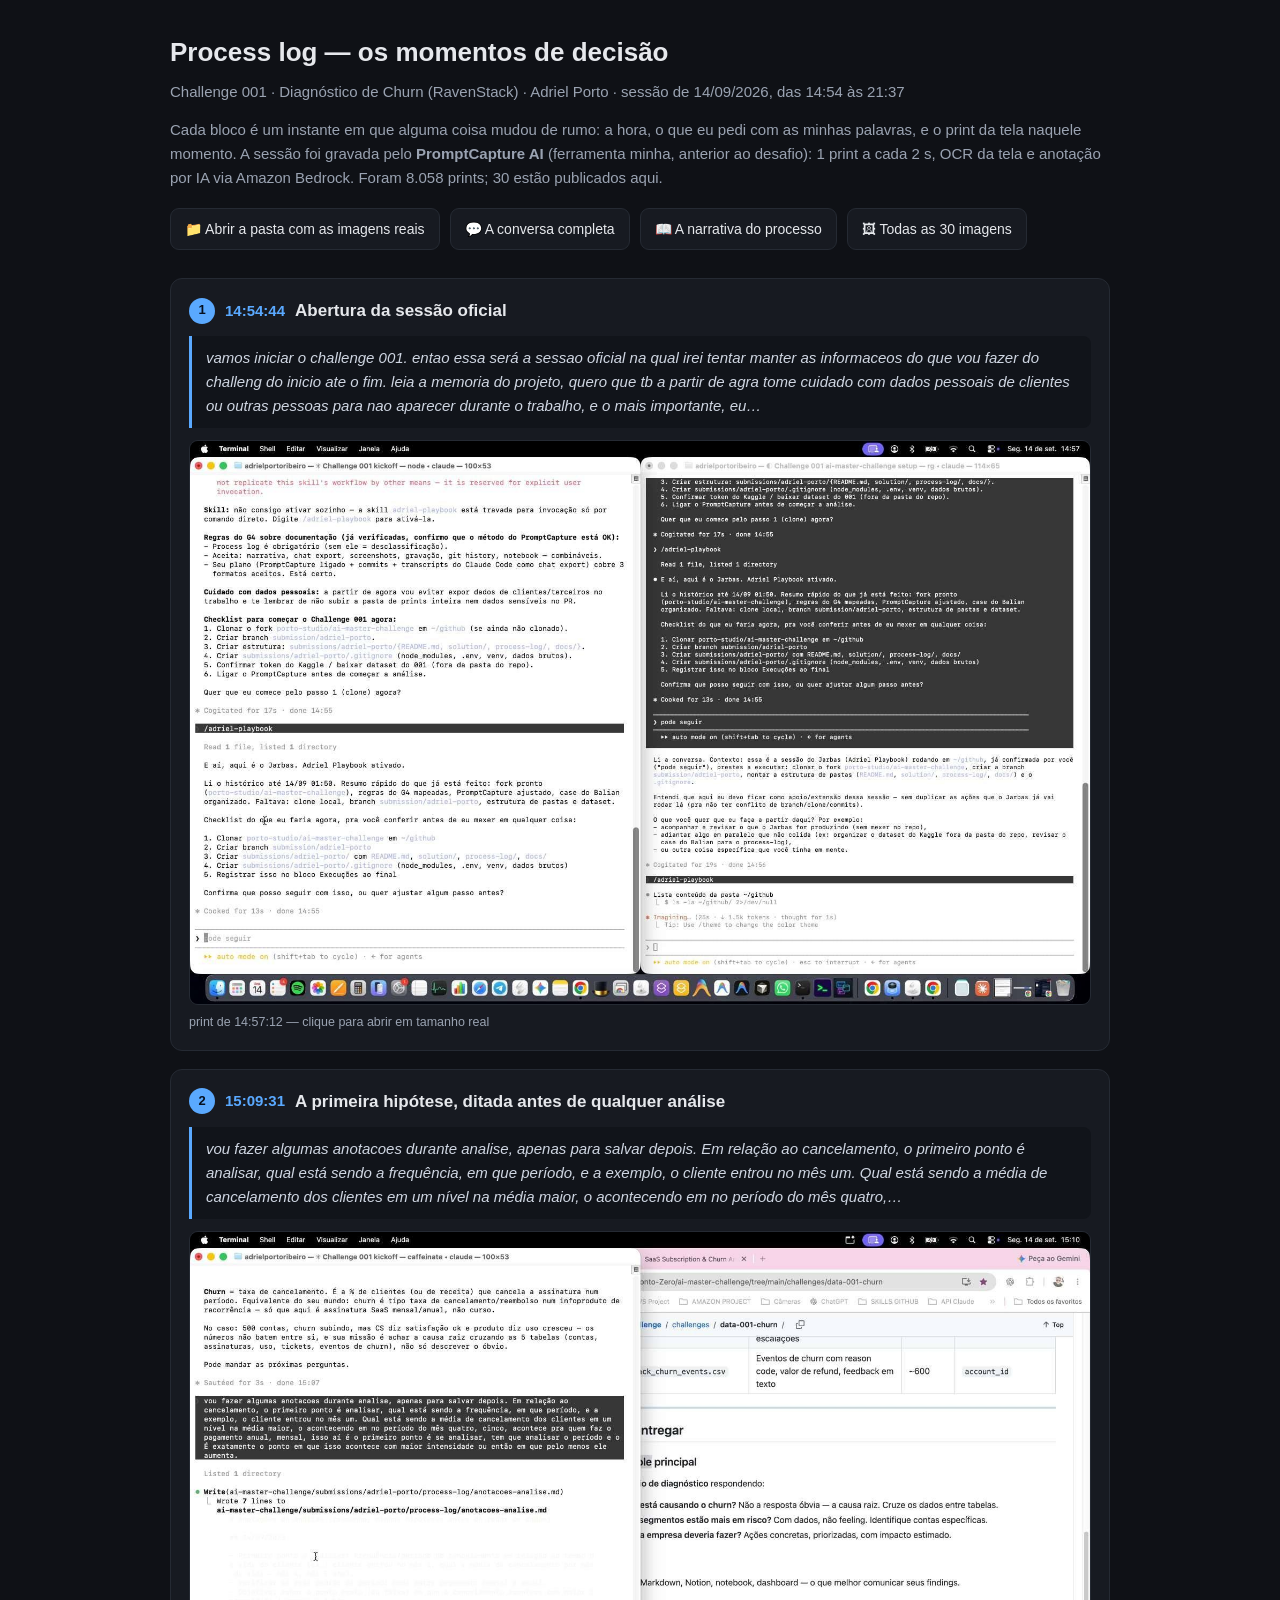
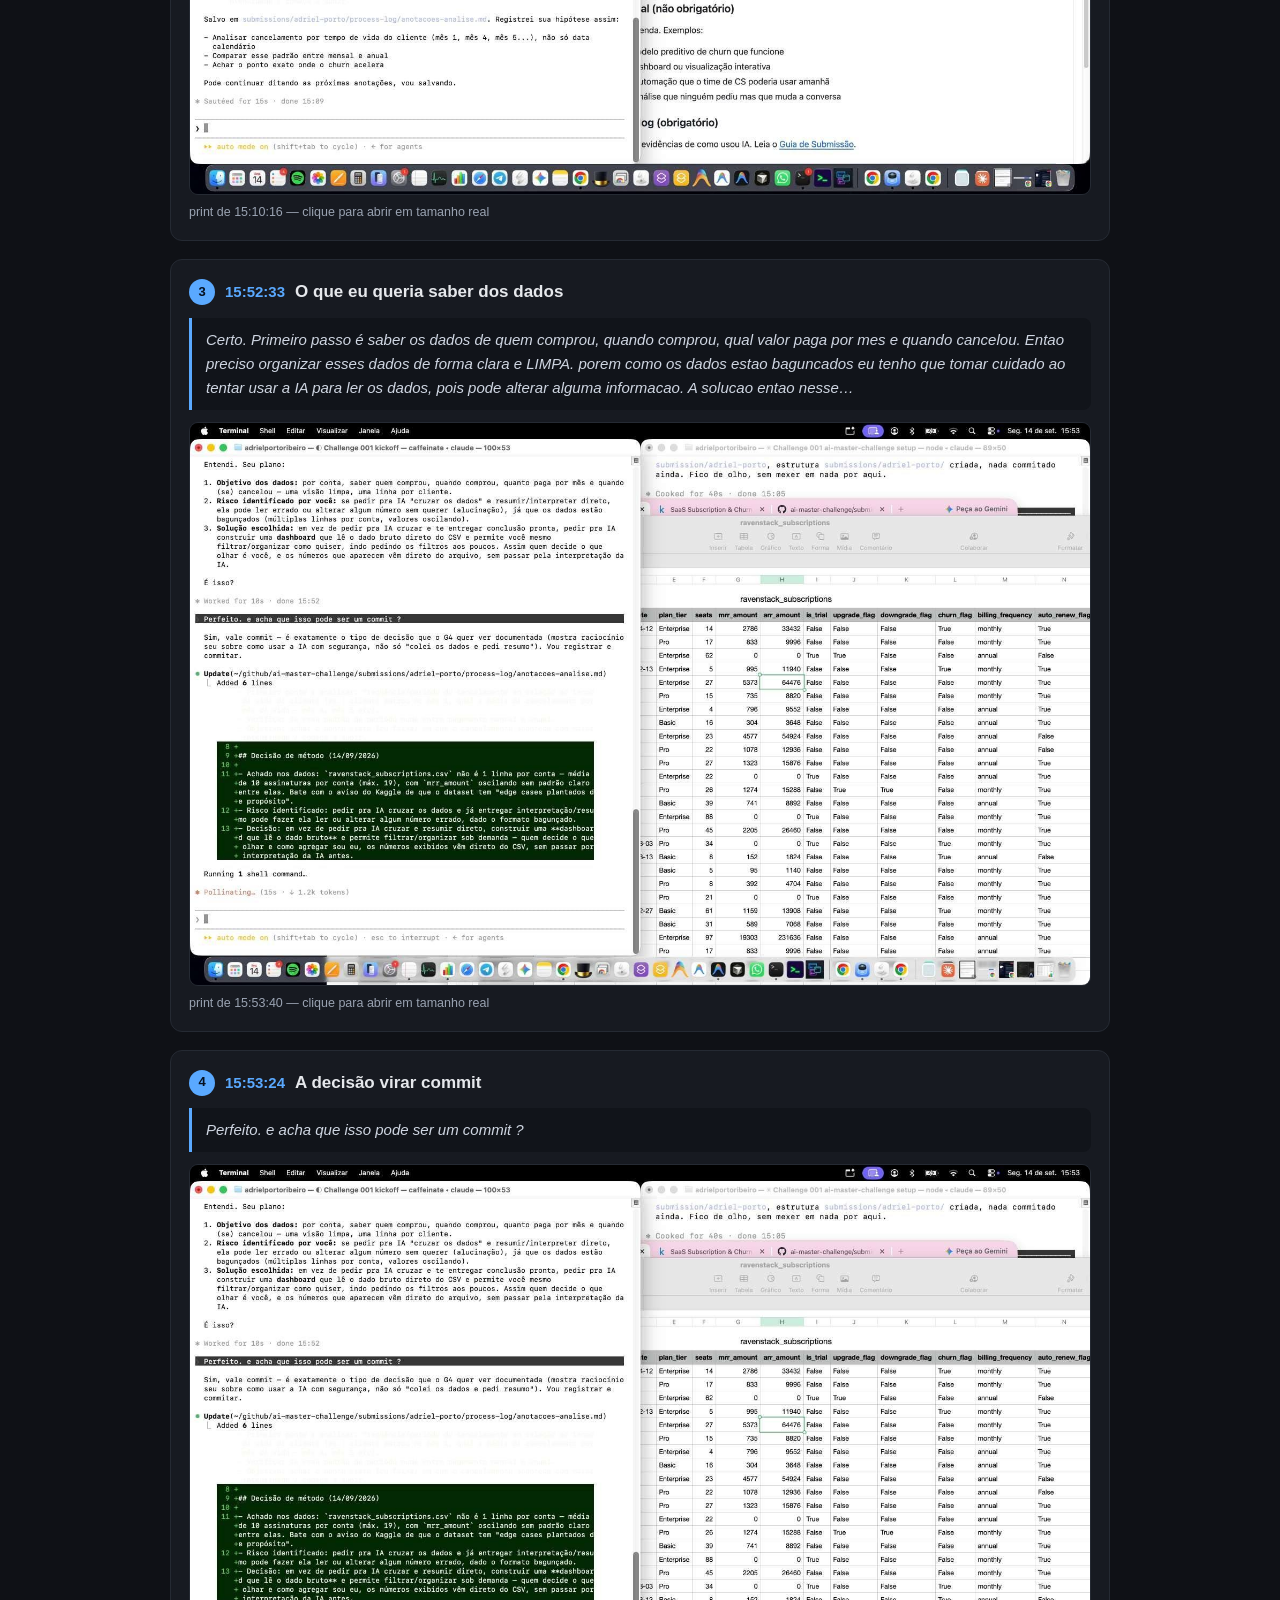
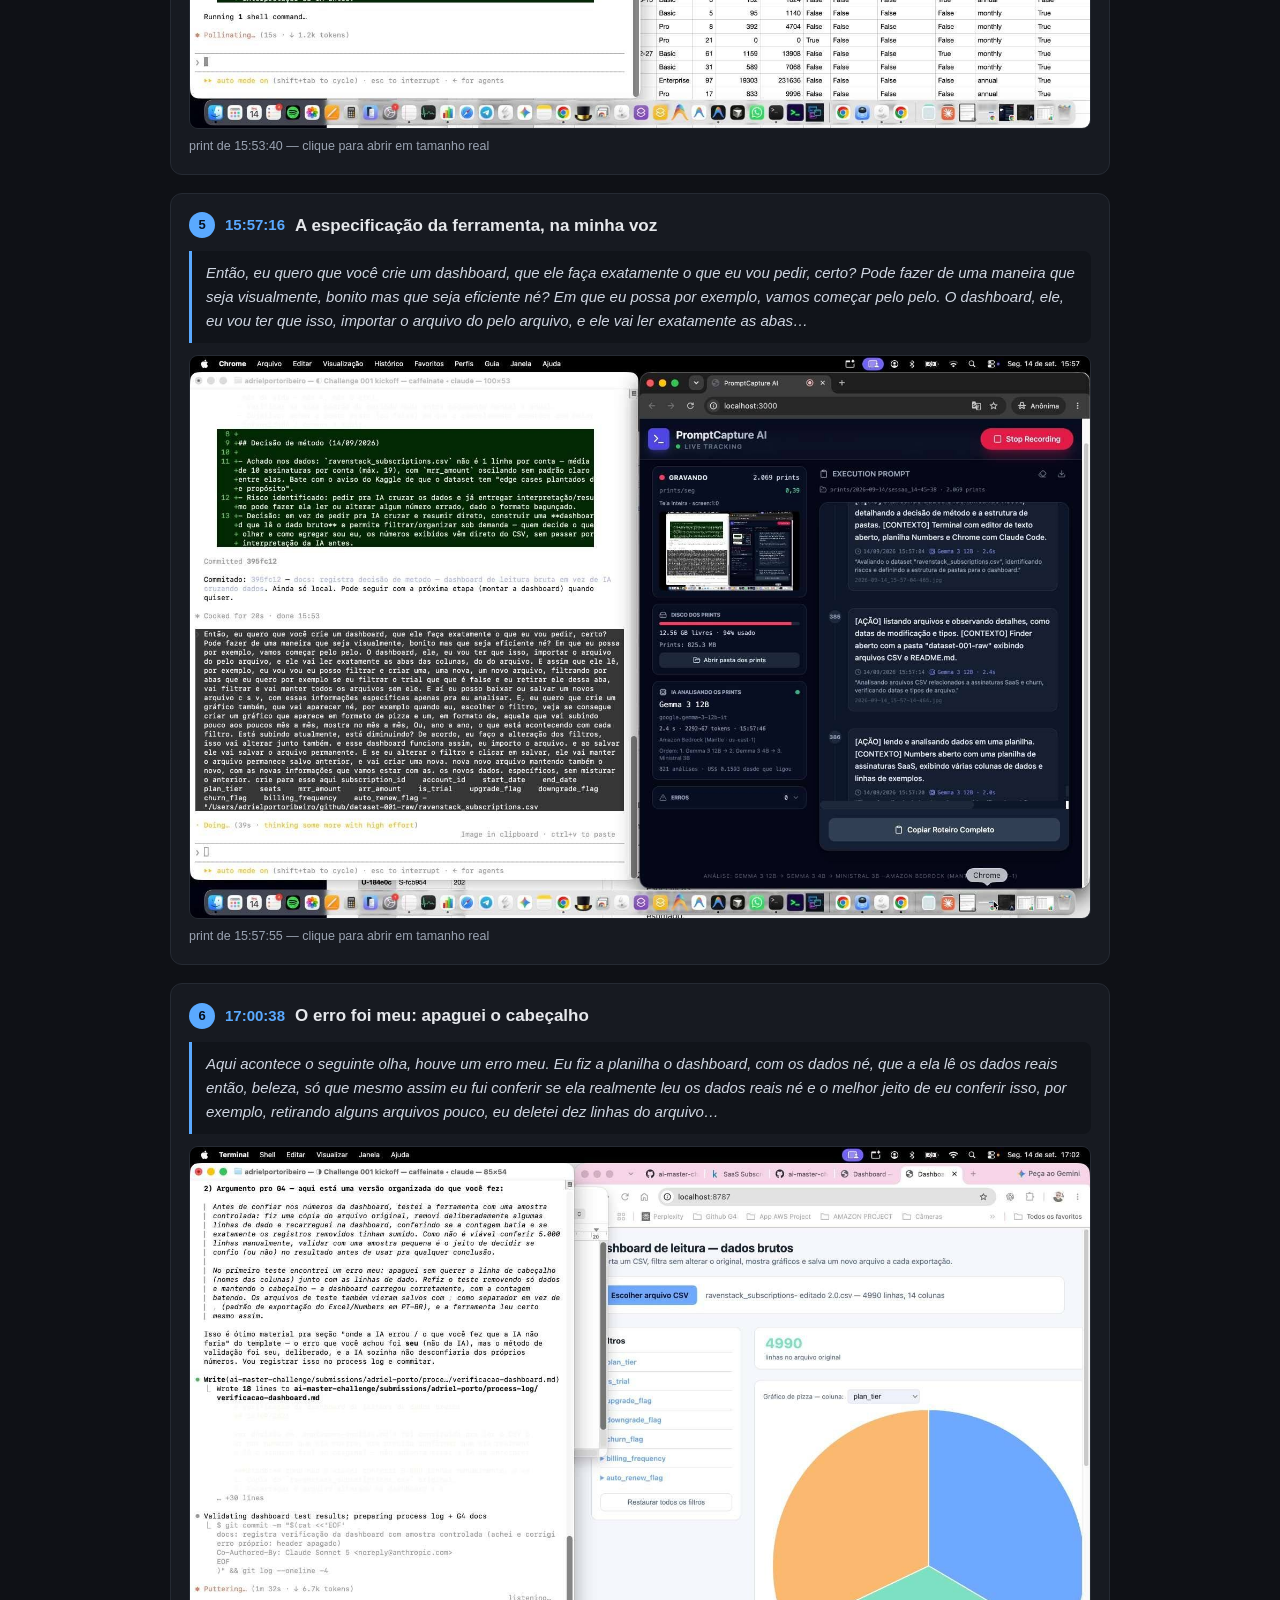
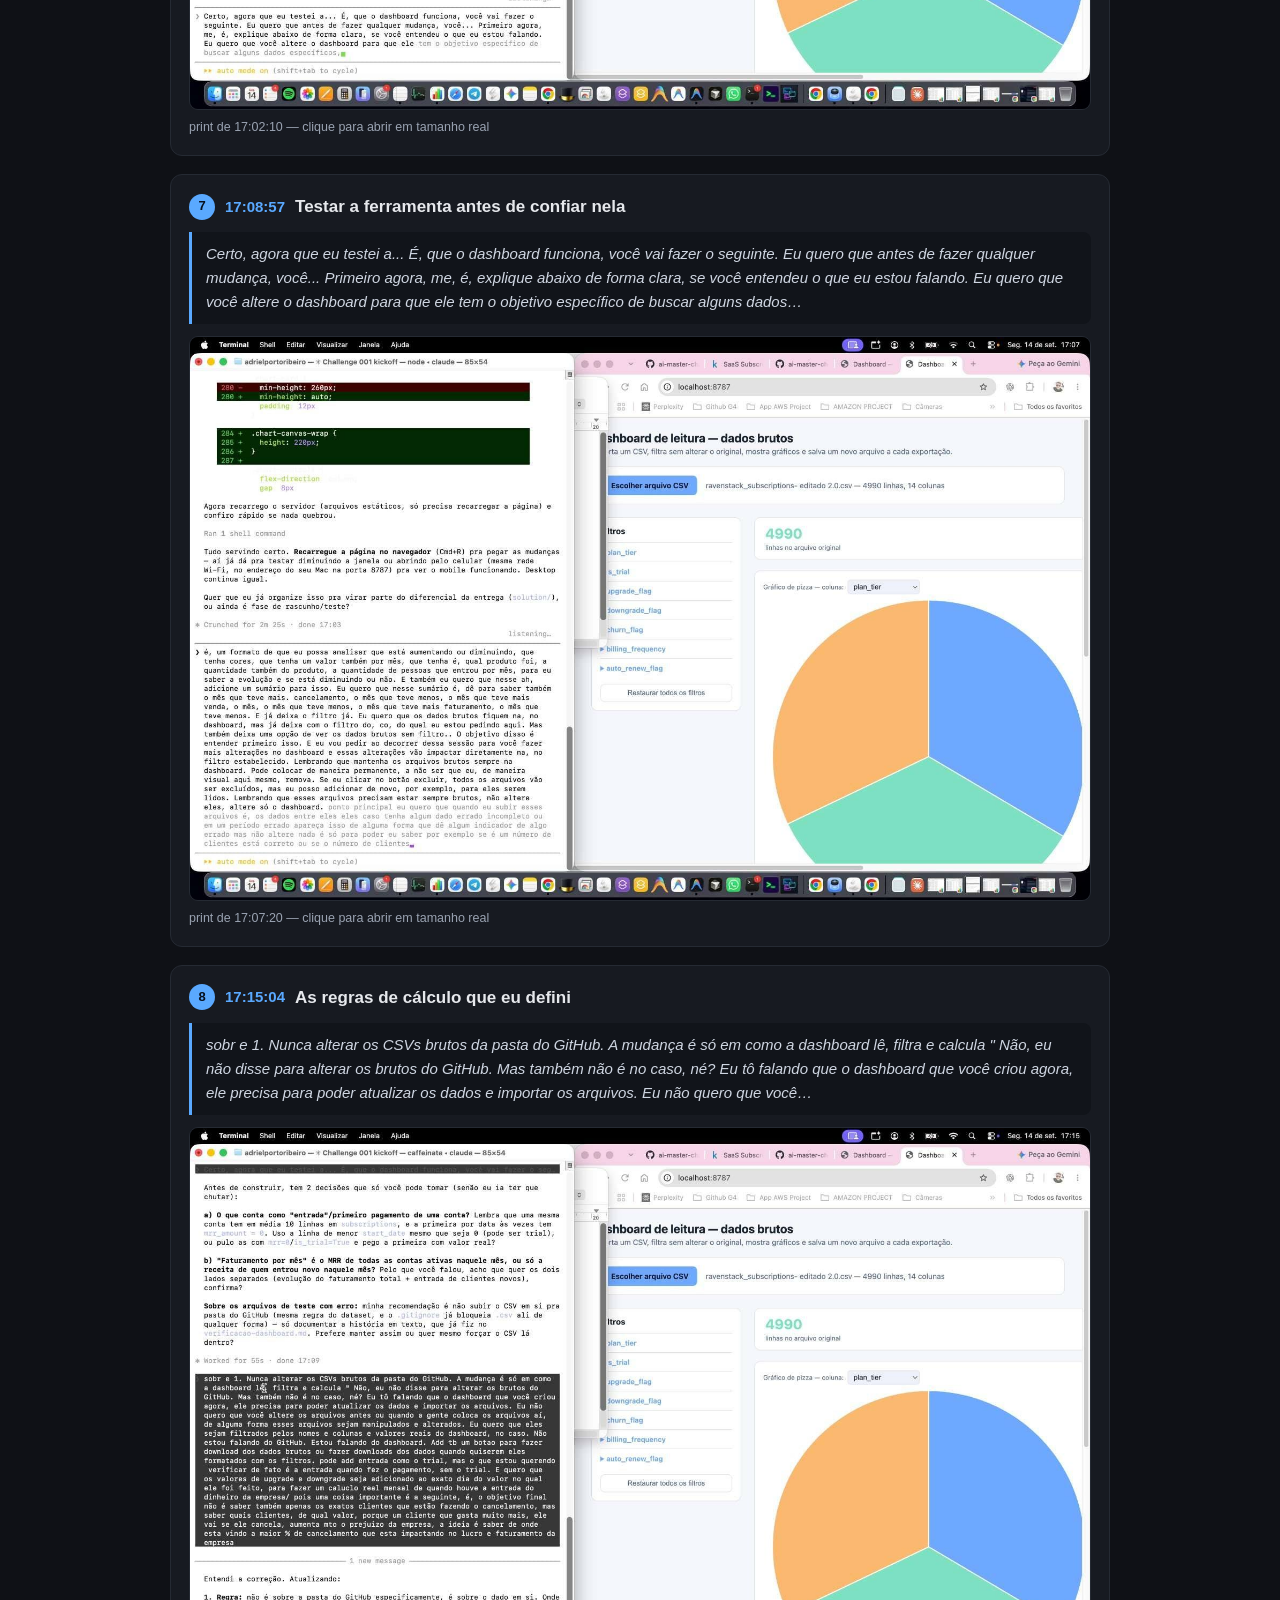
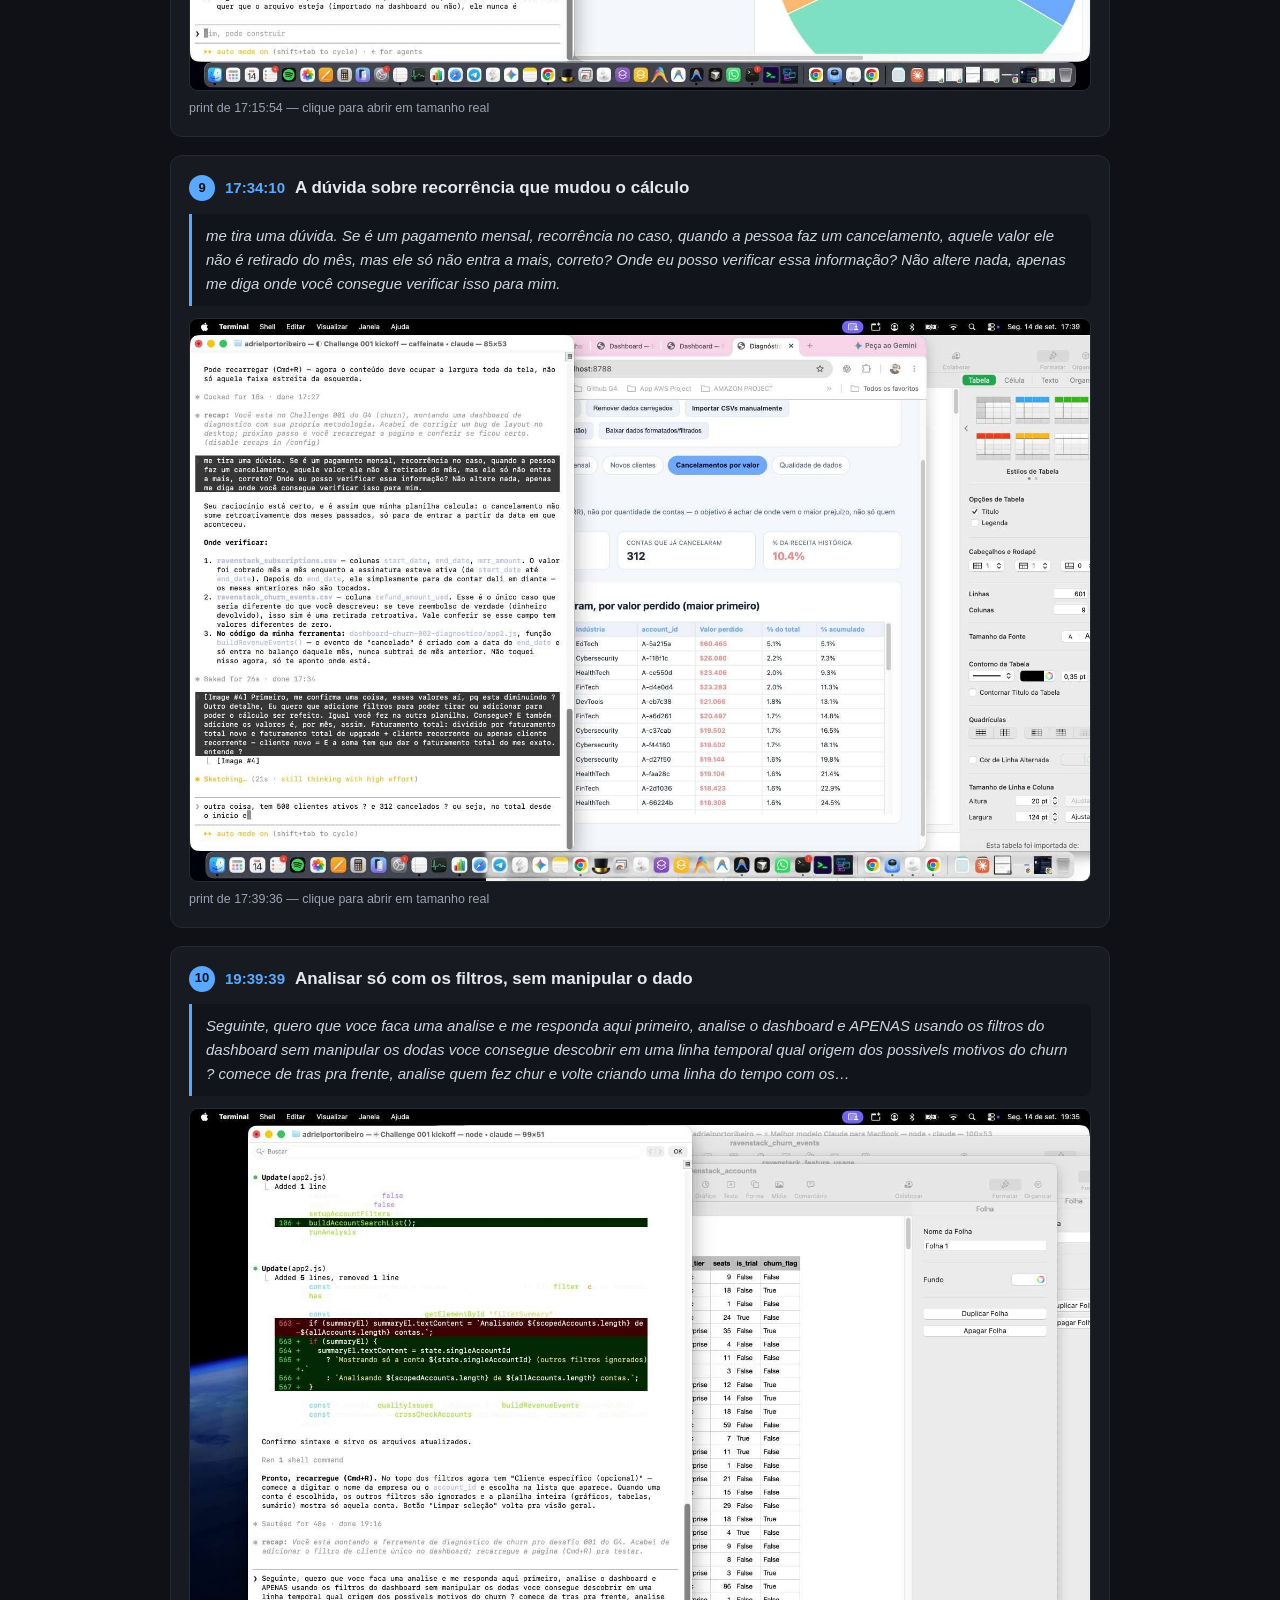
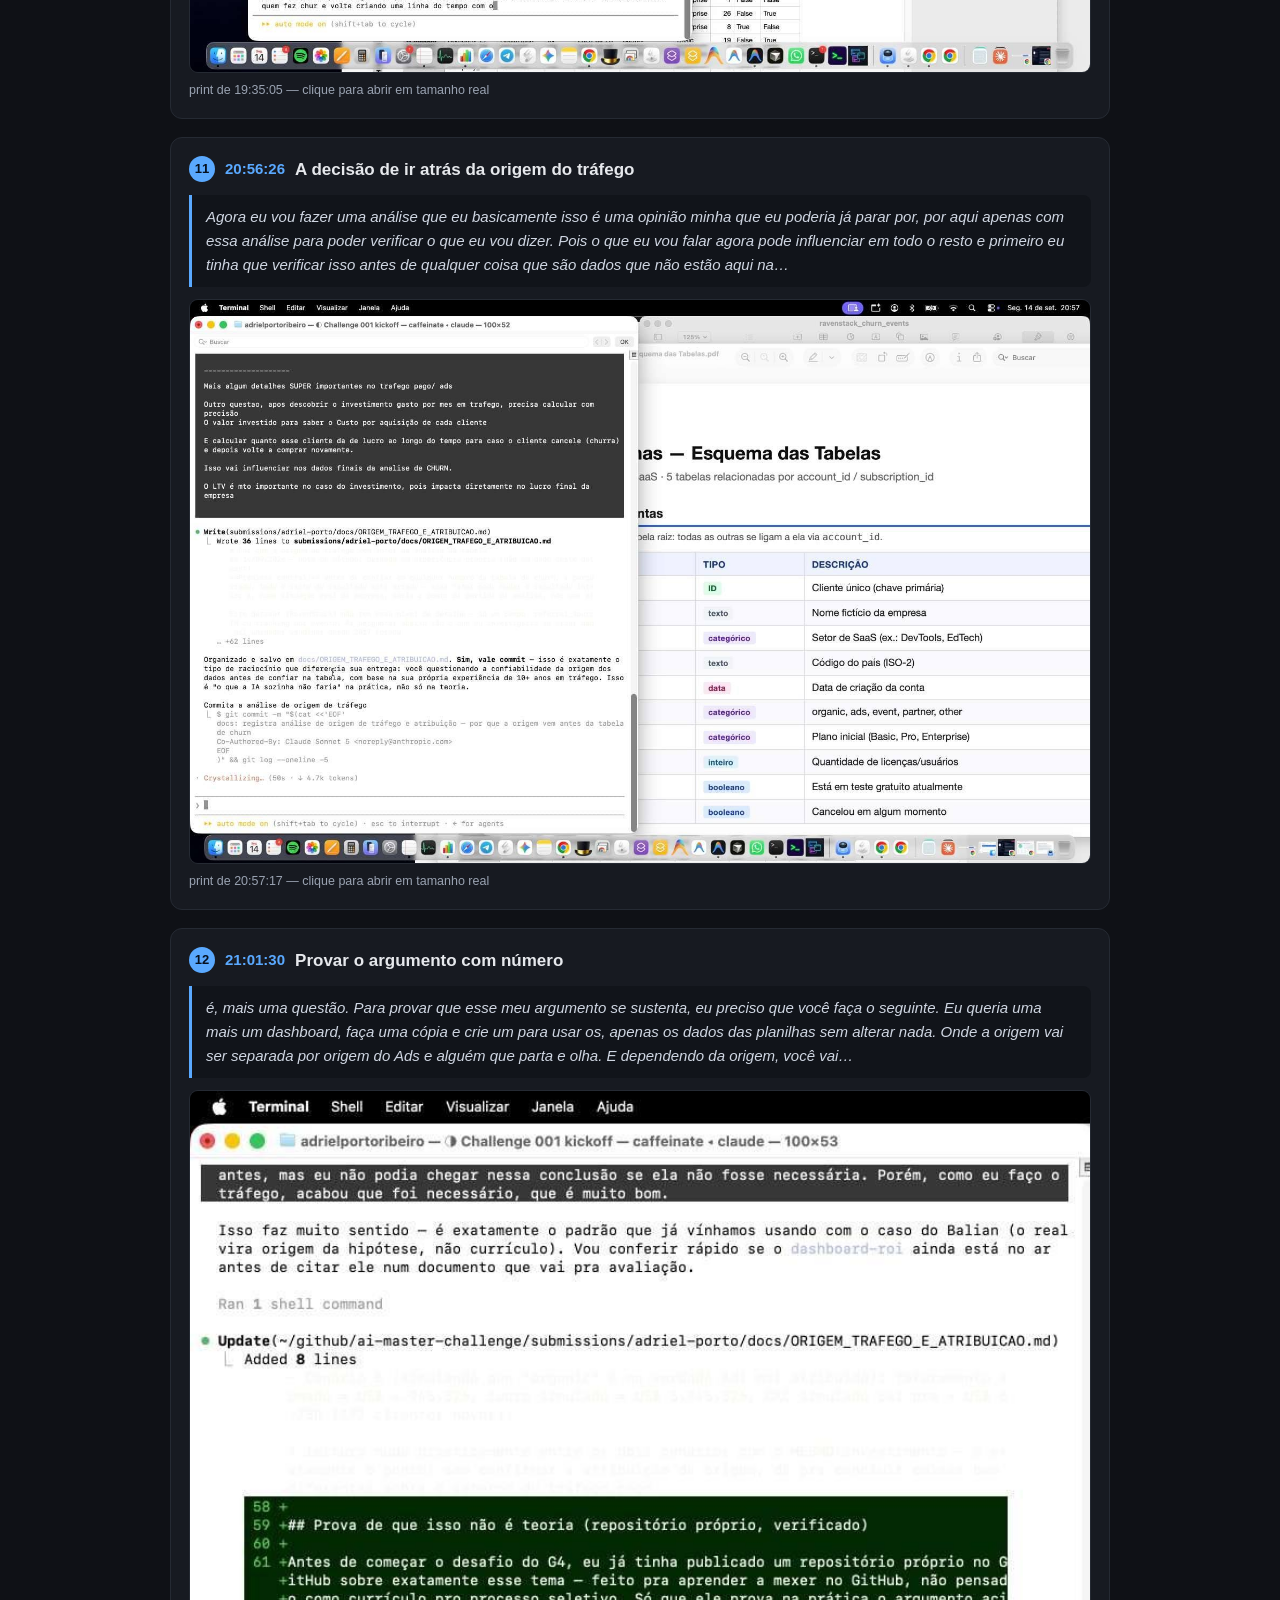
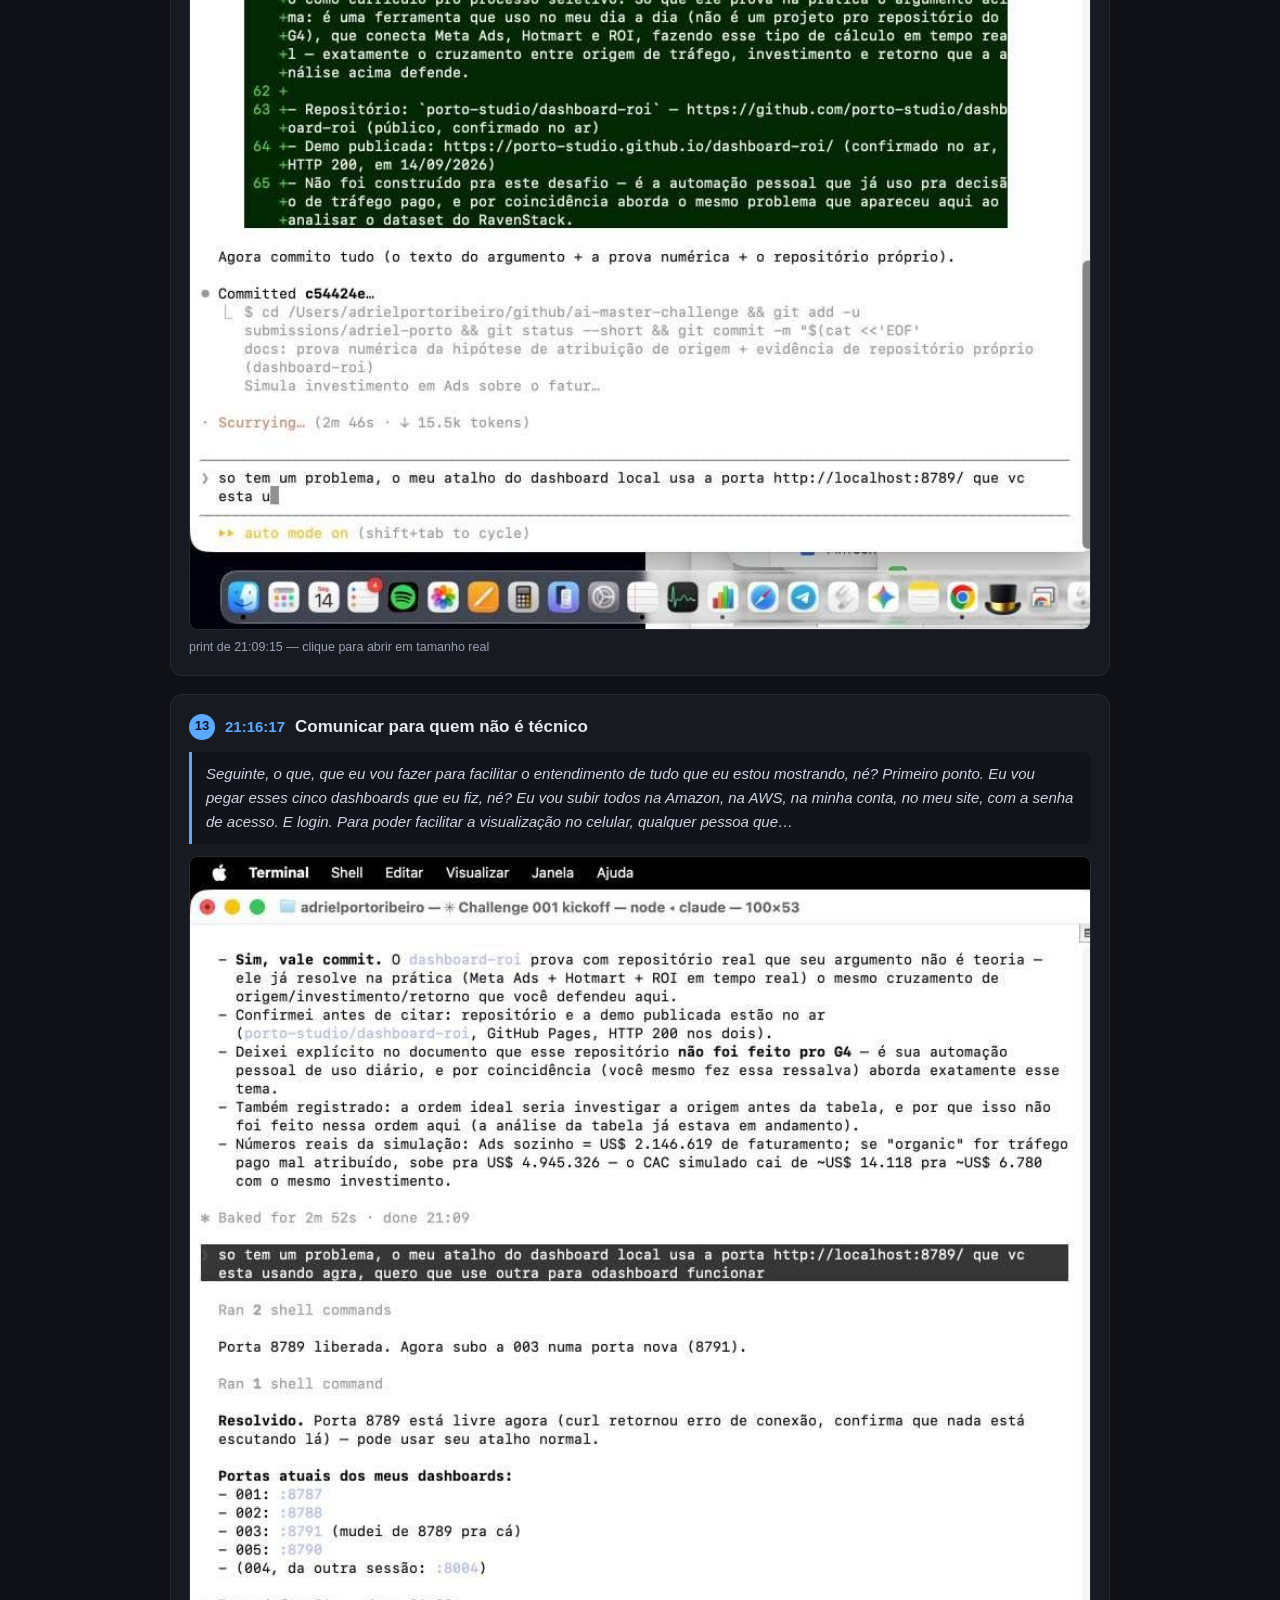
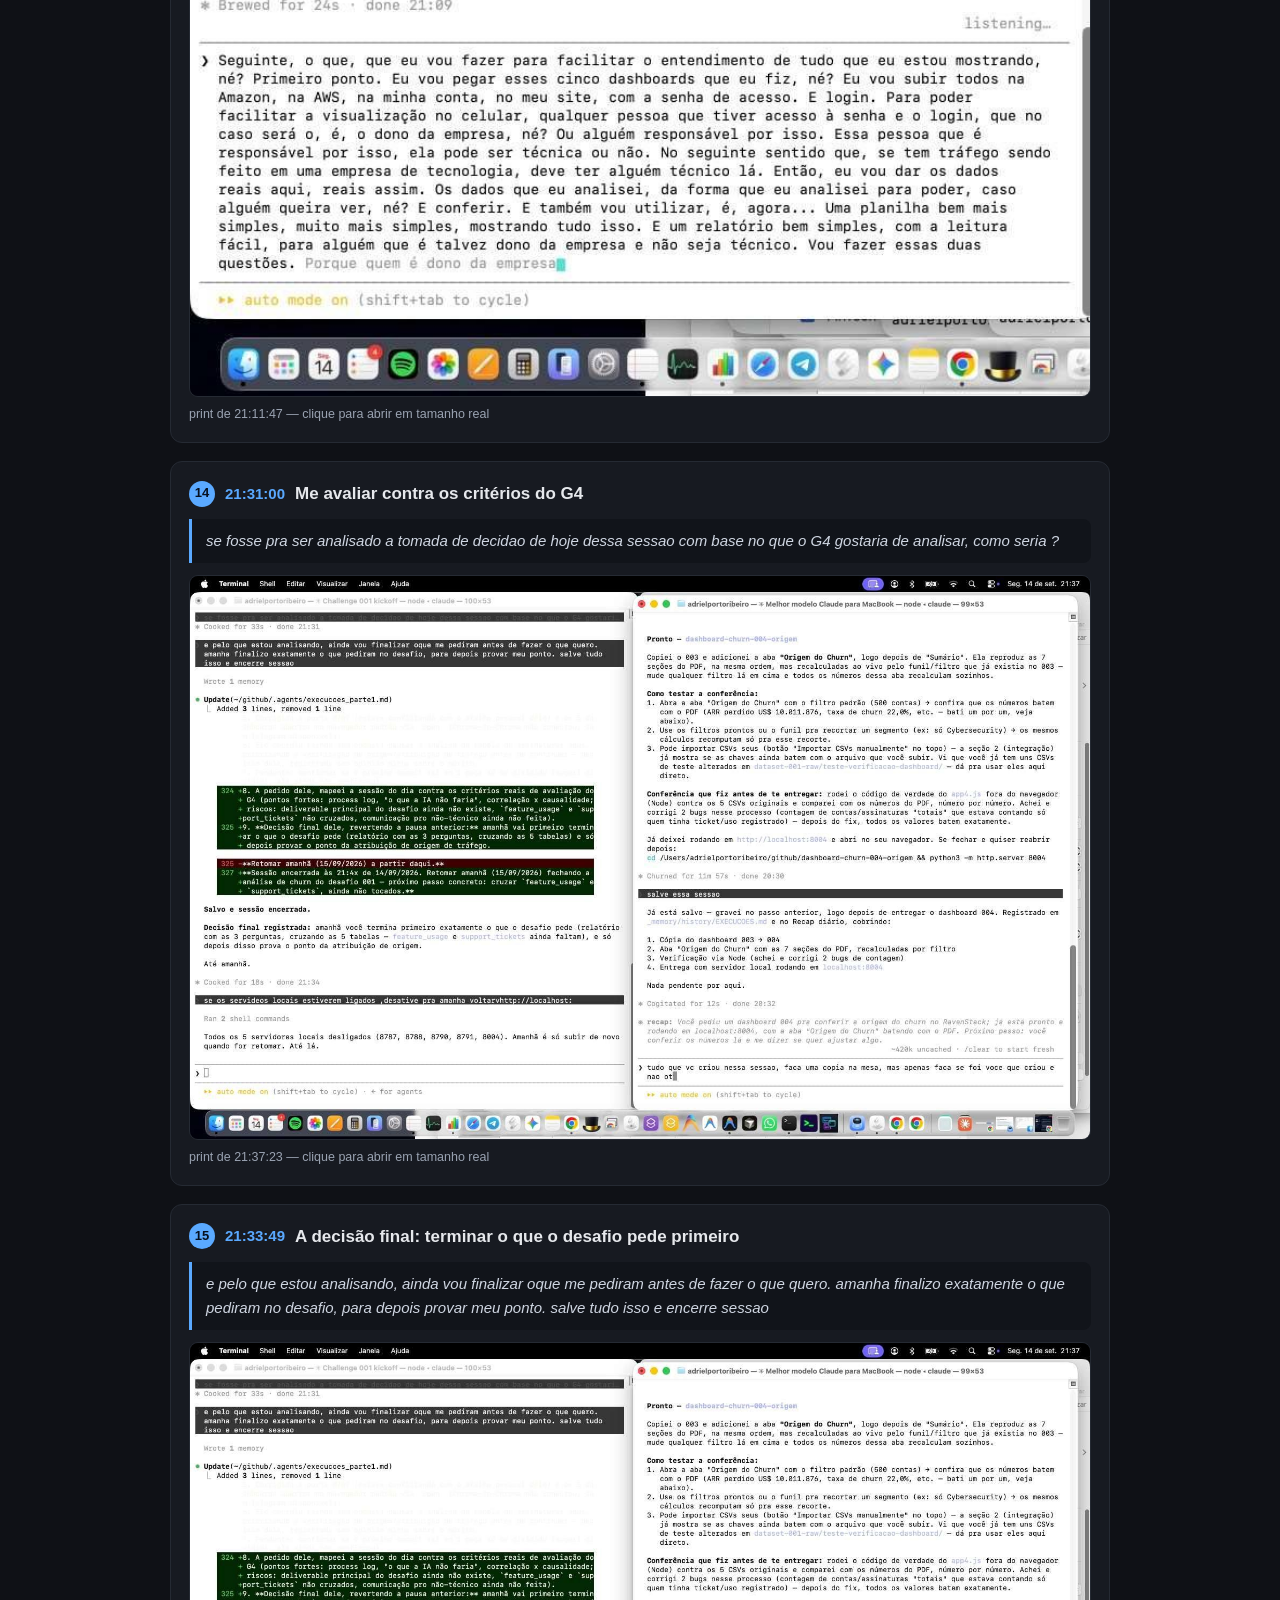
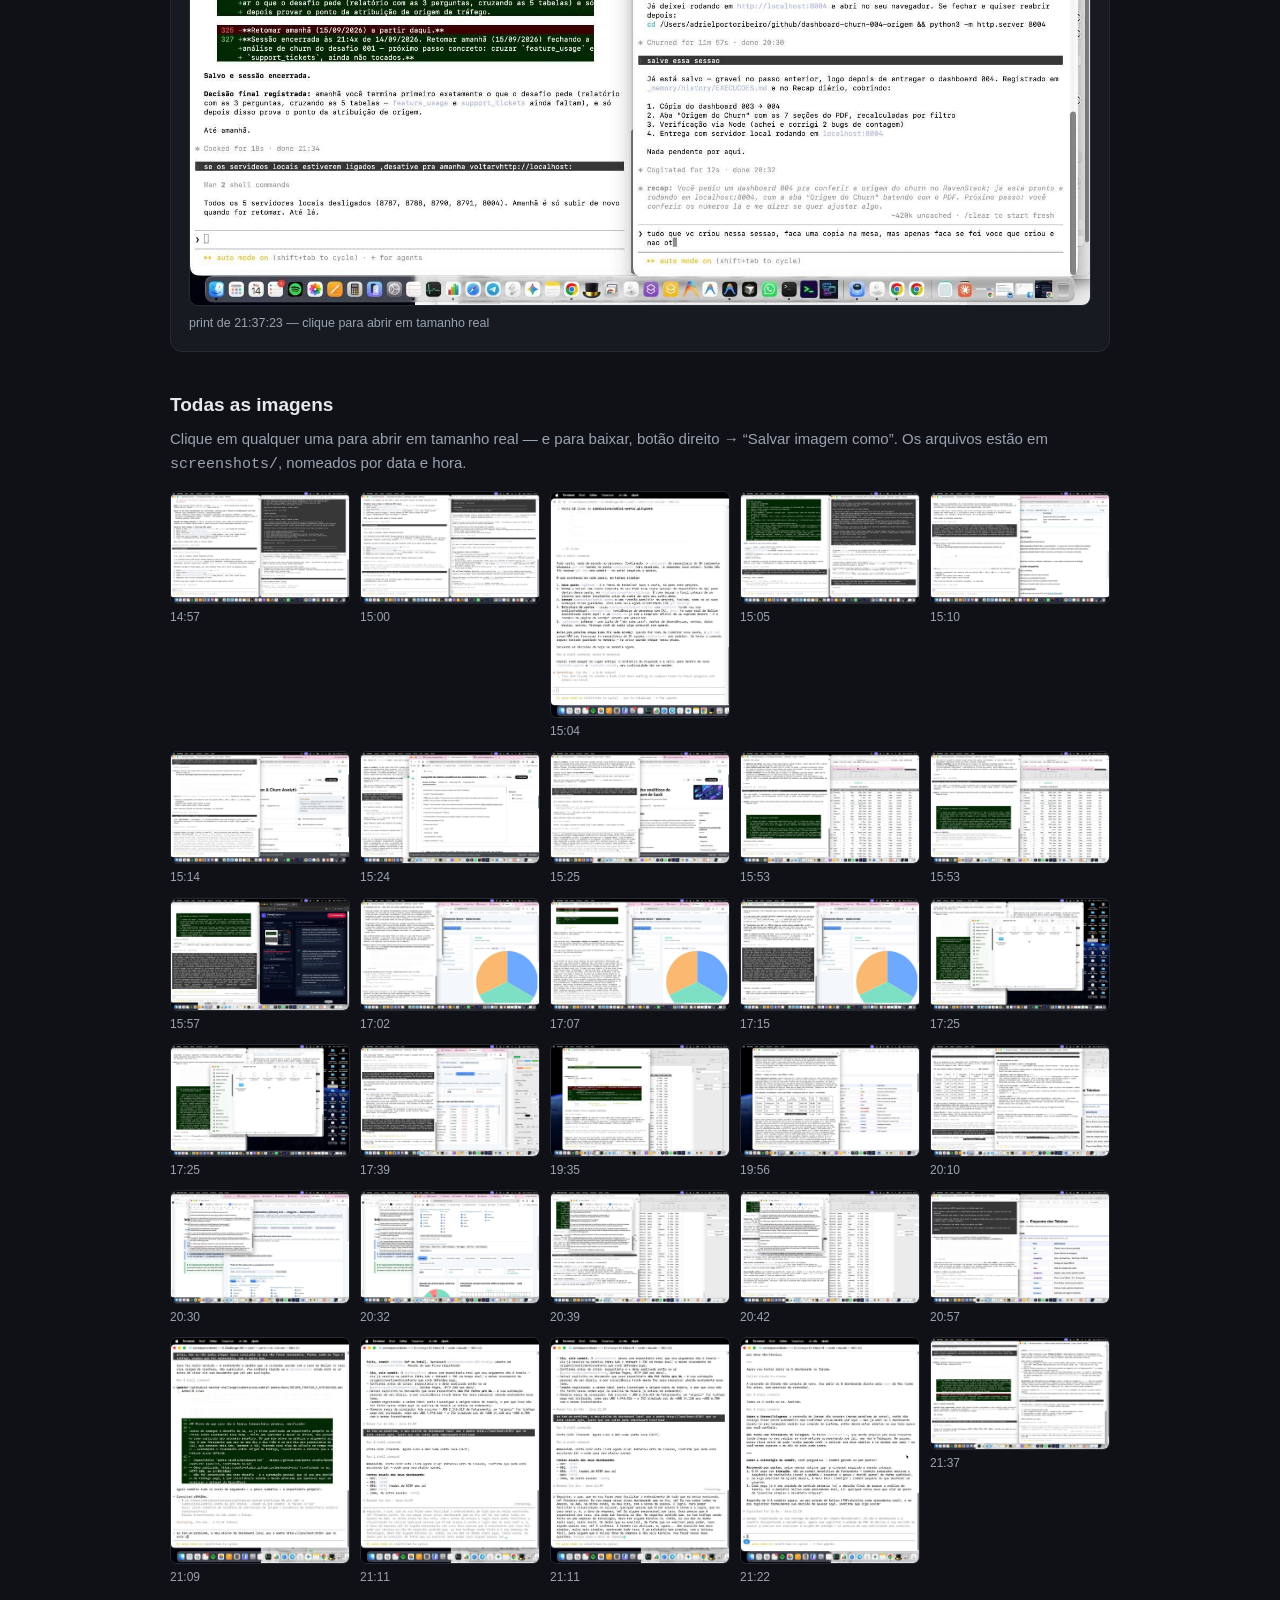
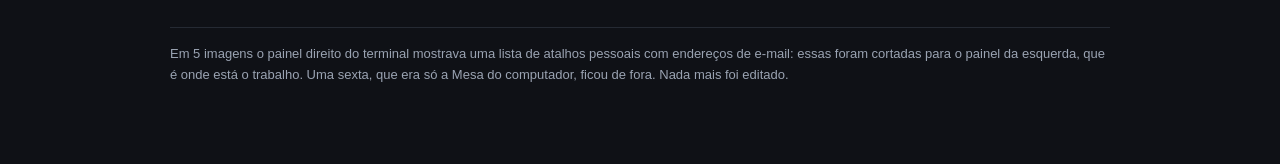
<file: submissions/adriel-porto/process-log/linha-do-tempo.html>
<!doctype html>
<html lang="pt-BR"><head><meta charset="utf-8">
<meta name="viewport" content="width=device-width,initial-scale=1">
<title>Process log — momentos de decisão — Challenge 001</title>
<style>
:root{--bg:#0f1116;--card:#171a21;--line:#252a33;--tx:#e6e8ec;--dim:#9aa3b2;--ac:#5aa9ff}
*{box-sizing:border-box}
body{margin:0;background:var(--bg);color:var(--tx);font:15px/1.6 -apple-system,BlinkMacSystemFont,"Segoe UI",Helvetica,Arial,sans-serif}
.wrap{max-width:980px;margin:0 auto;padding:32px 20px 80px}
header h1{font-size:26px;margin:0 0 6px}
header p{color:var(--dim);margin:0 0 14px}
.bar{display:flex;flex-wrap:wrap;gap:10px;margin:18px 0 28px}
.bar a{background:var(--card);border:1px solid var(--line);color:var(--tx);text-decoration:none;
 padding:9px 14px;border-radius:9px;font-size:14px}
.bar a:hover{border-color:var(--ac);color:var(--ac)}
.m{background:var(--card);border:1px solid var(--line);border-radius:12px;padding:18px;margin:0 0 18px}
.h{display:flex;align-items:center;gap:10px;flex-wrap:wrap}
.n{background:var(--ac);color:#06101f;font-weight:700;border-radius:50%;width:26px;height:26px;
 display:grid;place-items:center;font-size:13px;flex:none}
time{font-variant-numeric:tabular-nums;color:var(--ac);font-weight:600}
.h h2{font-size:17px;margin:0;font-weight:600}
blockquote{margin:12px 0;padding:10px 14px;border-left:3px solid var(--ac);background:#11141a;
 color:#cfd6e2;font-style:italic;border-radius:0 8px 8px 0}
.shot{display:block;text-decoration:none}
.shot img{width:100%;border-radius:9px;border:1px solid var(--line);display:block}
.cap{display:block;color:var(--dim);font-size:12.5px;margin-top:7px}
.gal{display:grid;grid-template-columns:repeat(auto-fill,minmax(150px,1fr));gap:10px;margin-top:14px}
.gal a{text-decoration:none;color:var(--dim);font-size:12px}
.gal img{width:100%;border-radius:7px;border:1px solid var(--line);display:block;margin-bottom:4px}
h3{margin:38px 0 6px;font-size:19px}
footer{color:var(--dim);font-size:13px;margin-top:40px;border-top:1px solid var(--line);padding-top:16px}
a{color:var(--ac)}
</style></head><body><div class="wrap">
<header>
<h1>Process log — os momentos de decisão</h1>
<p>Challenge 001 · Diagnóstico de Churn (RavenStack) · Adriel Porto · sessão de 14/09/2026, das 14:54 às 21:37</p>
<p>Cada bloco é um instante em que alguma coisa mudou de rumo: a hora, o que eu pedi com as minhas
palavras, e o print da tela naquele momento. A sessão foi gravada pelo <strong>PromptCapture AI</strong>
(ferramenta minha, anterior ao desafio): 1 print a cada 2 s, OCR da tela e anotação por IA via Amazon
Bedrock. Foram 8.058 prints; 30 estão publicados aqui.</p>
<div class="bar">
  <a href="screenshots/">📁 Abrir a pasta com as imagens reais</a>
  <a href="chat-export/CONVERSA-NOS-MOMENTOS-DE-DECISAO.md">💬 A conversa completa</a>
  <a href="COMO-TRABALHEI.md">📖 A narrativa do processo</a>
  <a href="#todas">🖼 Todas as 30 imagens</a>
</div>
</header>
<article class="m" id="m1">
  <div class="h"><span class="n">1</span><time>14:54:44</time><h2>Abertura da sessão oficial</h2></div>
  <blockquote>vamos iniciar o challenge 001. entao essa será a sessao oficial na qual irei tentar manter as informaceos do que vou fazer do challeng do inicio ate o fim. leia a memoria do projeto, quero que tb a partir de agra tome cuidado com dados pessoais de clientes ou outras pessoas para nao aparecer durante o trabalho, e o mais importante, eu…</blockquote>
  <a class="shot" href="screenshots/2026-09-14_14-57-12-615.jpg" target="_blank" rel="noopener">
    <img loading="lazy" src="screenshots/2026-09-14_14-57-12-615.jpg" alt="Tela às 14:57:12">
    <span class="cap">print de 14:57:12 — clique para abrir em tamanho real</span>
  </a>
</article>
<article class="m" id="m2">
  <div class="h"><span class="n">2</span><time>15:09:31</time><h2>A primeira hipótese, ditada antes de qualquer análise</h2></div>
  <blockquote>vou fazer algumas anotacoes durante analise, apenas para salvar depois. Em relação ao cancelamento, o primeiro ponto é analisar, qual está sendo a frequência, em que período, e a exemplo, o cliente entrou no mês um. Qual está sendo a média de cancelamento dos clientes em um nível na média maior, o acontecendo em no período do mês quatro,…</blockquote>
  <a class="shot" href="screenshots/2026-09-14_15-10-16-633.jpg" target="_blank" rel="noopener">
    <img loading="lazy" src="screenshots/2026-09-14_15-10-16-633.jpg" alt="Tela às 15:10:16">
    <span class="cap">print de 15:10:16 — clique para abrir em tamanho real</span>
  </a>
</article>
<article class="m" id="m3">
  <div class="h"><span class="n">3</span><time>15:52:33</time><h2>O que eu queria saber dos dados</h2></div>
  <blockquote>Certo. Primeiro passo é saber os dados de quem comprou, quando comprou, qual valor paga por mes e quando cancelou. Entao preciso organizar esses dados de forma clara e LIMPA. porem como os dados estao baguncados eu tenho que tomar cuidado ao tentar usar a IA para ler os dados, pois pode alterar alguma informacao. A solucao entao nesse…</blockquote>
  <a class="shot" href="screenshots/2026-09-14_15-53-40-464.jpg" target="_blank" rel="noopener">
    <img loading="lazy" src="screenshots/2026-09-14_15-53-40-464.jpg" alt="Tela às 15:53:40">
    <span class="cap">print de 15:53:40 — clique para abrir em tamanho real</span>
  </a>
</article>
<article class="m" id="m4">
  <div class="h"><span class="n">4</span><time>15:53:24</time><h2>A decisão virar commit</h2></div>
  <blockquote>Perfeito. e acha que isso pode ser um commit ?</blockquote>
  <a class="shot" href="screenshots/2026-09-14_15-53-40-464.jpg" target="_blank" rel="noopener">
    <img loading="lazy" src="screenshots/2026-09-14_15-53-40-464.jpg" alt="Tela às 15:53:40">
    <span class="cap">print de 15:53:40 — clique para abrir em tamanho real</span>
  </a>
</article>
<article class="m" id="m5">
  <div class="h"><span class="n">5</span><time>15:57:16</time><h2>A especificação da ferramenta, na minha voz</h2></div>
  <blockquote>Então, eu quero que você crie um dashboard, que ele faça exatamente o que eu vou pedir, certo? Pode fazer de uma maneira que seja visualmente, bonito mas que seja eficiente né? Em que eu possa por exemplo, vamos começar pelo pelo. O dashboard, ele, eu vou ter que isso, importar o arquivo do pelo arquivo, e ele vai ler exatamente as abas…</blockquote>
  <a class="shot" href="screenshots/2026-09-14_15-57-55-520.jpg" target="_blank" rel="noopener">
    <img loading="lazy" src="screenshots/2026-09-14_15-57-55-520.jpg" alt="Tela às 15:57:55">
    <span class="cap">print de 15:57:55 — clique para abrir em tamanho real</span>
  </a>
</article>
<article class="m" id="m6">
  <div class="h"><span class="n">6</span><time>17:00:38</time><h2>O erro foi meu: apaguei o cabeçalho</h2></div>
  <blockquote>Aqui acontece o seguinte olha, houve um erro meu. Eu fiz a planilha o dashboard, com os dados né, que a ela lê os dados reais então, beleza, só que mesmo assim eu fui conferir se ela realmente leu os dados reais né e o melhor jeito de eu conferir isso, por exemplo, retirando alguns arquivos pouco, eu deletei dez linhas do arquivo…</blockquote>
  <a class="shot" href="screenshots/2026-09-14_17-02-10-643.jpg" target="_blank" rel="noopener">
    <img loading="lazy" src="screenshots/2026-09-14_17-02-10-643.jpg" alt="Tela às 17:02:10">
    <span class="cap">print de 17:02:10 — clique para abrir em tamanho real</span>
  </a>
</article>
<article class="m" id="m7">
  <div class="h"><span class="n">7</span><time>17:08:57</time><h2>Testar a ferramenta antes de confiar nela</h2></div>
  <blockquote>Certo, agora que eu testei a... É, que o dashboard funciona, você vai fazer o seguinte. Eu quero que antes de fazer qualquer mudança, você... Primeiro agora, me, é, explique abaixo de forma clara, se você entendeu o que eu estou falando. Eu quero que você altere o dashboard para que ele tem o objetivo específico de buscar alguns dados…</blockquote>
  <a class="shot" href="screenshots/2026-09-14_17-07-20-547.jpg" target="_blank" rel="noopener">
    <img loading="lazy" src="screenshots/2026-09-14_17-07-20-547.jpg" alt="Tela às 17:07:20">
    <span class="cap">print de 17:07:20 — clique para abrir em tamanho real</span>
  </a>
</article>
<article class="m" id="m8">
  <div class="h"><span class="n">8</span><time>17:15:04</time><h2>As regras de cálculo que eu defini</h2></div>
  <blockquote>sobr e 1. Nunca alterar os CSVs brutos da pasta do GitHub. A mudança é só em como a dashboard lê, filtra e calcula &quot; Não, eu não disse para alterar os brutos do GitHub. Mas também não é no caso, né? Eu tô falando que o dashboard que você criou agora, ele precisa para poder atualizar os dados e importar os arquivos. Eu não quero que você…</blockquote>
  <a class="shot" href="screenshots/2026-09-14_17-15-54-551.jpg" target="_blank" rel="noopener">
    <img loading="lazy" src="screenshots/2026-09-14_17-15-54-551.jpg" alt="Tela às 17:15:54">
    <span class="cap">print de 17:15:54 — clique para abrir em tamanho real</span>
  </a>
</article>
<article class="m" id="m9">
  <div class="h"><span class="n">9</span><time>17:34:10</time><h2>A dúvida sobre recorrência que mudou o cálculo</h2></div>
  <blockquote>me tira uma dúvida. Se é um pagamento mensal, recorrência no caso, quando a pessoa faz um cancelamento, aquele valor ele não é retirado do mês, mas ele só não entra a mais, correto? Onde eu posso verificar essa informação? Não altere nada, apenas me diga onde você consegue verificar isso para mim.</blockquote>
  <a class="shot" href="screenshots/2026-09-14_17-39-36-538.jpg" target="_blank" rel="noopener">
    <img loading="lazy" src="screenshots/2026-09-14_17-39-36-538.jpg" alt="Tela às 17:39:36">
    <span class="cap">print de 17:39:36 — clique para abrir em tamanho real</span>
  </a>
</article>
<article class="m" id="m10">
  <div class="h"><span class="n">10</span><time>19:39:39</time><h2>Analisar só com os filtros, sem manipular o dado</h2></div>
  <blockquote>Seguinte, quero que voce faca uma analise e me responda aqui primeiro, analise o dashboard e APENAS usando os filtros do dashboard sem manipular os dodas voce consegue descobrir em uma linha temporal qual origem dos possivels motivos do churn ? comece de tras pra frente, analise quem fez chur e volte criando uma linha do tempo com os…</blockquote>
  <a class="shot" href="screenshots/2026-09-14_19-35-05-565.jpg" target="_blank" rel="noopener">
    <img loading="lazy" src="screenshots/2026-09-14_19-35-05-565.jpg" alt="Tela às 19:35:05">
    <span class="cap">print de 19:35:05 — clique para abrir em tamanho real</span>
  </a>
</article>
<article class="m" id="m11">
  <div class="h"><span class="n">11</span><time>20:56:26</time><h2>A decisão de ir atrás da origem do tráfego</h2></div>
  <blockquote>Agora eu vou fazer uma análise que eu basicamente isso é uma opinião minha que eu poderia já parar por, por aqui apenas com essa análise para poder verificar o que eu vou dizer. Pois o que eu vou falar agora pode influenciar em todo o resto e primeiro eu tinha que verificar isso antes de qualquer coisa que são dados que não estão aqui na…</blockquote>
  <a class="shot" href="screenshots/2026-09-14_20-57-17-570.jpg" target="_blank" rel="noopener">
    <img loading="lazy" src="screenshots/2026-09-14_20-57-17-570.jpg" alt="Tela às 20:57:17">
    <span class="cap">print de 20:57:17 — clique para abrir em tamanho real</span>
  </a>
</article>
<article class="m" id="m12">
  <div class="h"><span class="n">12</span><time>21:01:30</time><h2>Provar o argumento com número</h2></div>
  <blockquote>é, mais uma questão. Para provar que esse meu argumento se sustenta, eu preciso que você faça o seguinte. Eu queria uma mais um dashboard, faça uma cópia e crie um para usar os, apenas os dados das planilhas sem alterar nada. Onde a origem vai ser separada por origem do Ads e alguém que parta e olha. E dependendo da origem, você vai…</blockquote>
  <a class="shot" href="screenshots/2026-09-14_21-09-15-567.jpg" target="_blank" rel="noopener">
    <img loading="lazy" src="screenshots/2026-09-14_21-09-15-567.jpg" alt="Tela às 21:09:15">
    <span class="cap">print de 21:09:15 — clique para abrir em tamanho real</span>
  </a>
</article>
<article class="m" id="m13">
  <div class="h"><span class="n">13</span><time>21:16:17</time><h2>Comunicar para quem não é técnico</h2></div>
  <blockquote>Seguinte, o que, que eu vou fazer para facilitar o entendimento de tudo que eu estou mostrando, né? Primeiro ponto. Eu vou pegar esses cinco dashboards que eu fiz, né? Eu vou subir todos na Amazon, na AWS, na minha conta, no meu site, com a senha de acesso. E login. Para poder facilitar a visualização no celular, qualquer pessoa que…</blockquote>
  <a class="shot" href="screenshots/2026-09-14_21-11-47-564.jpg" target="_blank" rel="noopener">
    <img loading="lazy" src="screenshots/2026-09-14_21-11-47-564.jpg" alt="Tela às 21:11:47">
    <span class="cap">print de 21:11:47 — clique para abrir em tamanho real</span>
  </a>
</article>
<article class="m" id="m14">
  <div class="h"><span class="n">14</span><time>21:31:00</time><h2>Me avaliar contra os critérios do G4</h2></div>
  <blockquote>se fosse pra ser analisado a tomada de decidao de hoje dessa sessao com base no que o G4 gostaria de analisar, como seria ?</blockquote>
  <a class="shot" href="screenshots/2026-09-14_21-37-23-832.jpg" target="_blank" rel="noopener">
    <img loading="lazy" src="screenshots/2026-09-14_21-37-23-832.jpg" alt="Tela às 21:37:23">
    <span class="cap">print de 21:37:23 — clique para abrir em tamanho real</span>
  </a>
</article>
<article class="m" id="m15">
  <div class="h"><span class="n">15</span><time>21:33:49</time><h2>A decisão final: terminar o que o desafio pede primeiro</h2></div>
  <blockquote>e pelo que estou analisando, ainda vou finalizar oque me pediram antes de fazer o que quero. amanha finalizo exatamente o que pediram no desafio, para depois provar meu ponto. salve tudo isso e encerre sessao</blockquote>
  <a class="shot" href="screenshots/2026-09-14_21-37-23-832.jpg" target="_blank" rel="noopener">
    <img loading="lazy" src="screenshots/2026-09-14_21-37-23-832.jpg" alt="Tela às 21:37:23">
    <span class="cap">print de 21:37:23 — clique para abrir em tamanho real</span>
  </a>
</article>
<h3 id="todas">Todas as imagens</h3>
<p style="color:var(--dim);margin:0">Clique em qualquer uma para abrir em tamanho real — e para baixar,
botão direito → “Salvar imagem como”. Os arquivos estão em <code>screenshots/</code>, nomeados por data e hora.</p>
<div class="gal"><a href="screenshots/2026-09-14_14-57-12-615.jpg" target="_blank" rel="noopener" title="2026-09-14_14-57-12-615.jpg"><img loading="lazy" src="screenshots/2026-09-14_14-57-12-615.jpg" alt="2026-09-14_14-57-12-615.jpg"><span>14:57</span></a>
<a href="screenshots/2026-09-14_15-00-02-626.jpg" target="_blank" rel="noopener" title="2026-09-14_15-00-02-626.jpg"><img loading="lazy" src="screenshots/2026-09-14_15-00-02-626.jpg" alt="2026-09-14_15-00-02-626.jpg"><span>15:00</span></a>
<a href="screenshots/2026-09-14_15-04-34-621.jpg" target="_blank" rel="noopener" title="2026-09-14_15-04-34-621.jpg"><img loading="lazy" src="screenshots/2026-09-14_15-04-34-621.jpg" alt="2026-09-14_15-04-34-621.jpg"><span>15:04</span></a>
<a href="screenshots/2026-09-14_15-05-56-610.jpg" target="_blank" rel="noopener" title="2026-09-14_15-05-56-610.jpg"><img loading="lazy" src="screenshots/2026-09-14_15-05-56-610.jpg" alt="2026-09-14_15-05-56-610.jpg"><span>15:05</span></a>
<a href="screenshots/2026-09-14_15-10-16-633.jpg" target="_blank" rel="noopener" title="2026-09-14_15-10-16-633.jpg"><img loading="lazy" src="screenshots/2026-09-14_15-10-16-633.jpg" alt="2026-09-14_15-10-16-633.jpg"><span>15:10</span></a>
<a href="screenshots/2026-09-14_15-14-46-614.jpg" target="_blank" rel="noopener" title="2026-09-14_15-14-46-614.jpg"><img loading="lazy" src="screenshots/2026-09-14_15-14-46-614.jpg" alt="2026-09-14_15-14-46-614.jpg"><span>15:14</span></a>
<a href="screenshots/2026-09-14_15-24-40-631.jpg" target="_blank" rel="noopener" title="2026-09-14_15-24-40-631.jpg"><img loading="lazy" src="screenshots/2026-09-14_15-24-40-631.jpg" alt="2026-09-14_15-24-40-631.jpg"><span>15:24</span></a>
<a href="screenshots/2026-09-14_15-25-36-631.jpg" target="_blank" rel="noopener" title="2026-09-14_15-25-36-631.jpg"><img loading="lazy" src="screenshots/2026-09-14_15-25-36-631.jpg" alt="2026-09-14_15-25-36-631.jpg"><span>15:25</span></a>
<a href="screenshots/2026-09-14_15-53-40-464.jpg" target="_blank" rel="noopener" title="2026-09-14_15-53-40-464.jpg"><img loading="lazy" src="screenshots/2026-09-14_15-53-40-464.jpg" alt="2026-09-14_15-53-40-464.jpg"><span>15:53</span></a>
<a href="screenshots/2026-09-14_15-53-44-469.jpg" target="_blank" rel="noopener" title="2026-09-14_15-53-44-469.jpg"><img loading="lazy" src="screenshots/2026-09-14_15-53-44-469.jpg" alt="2026-09-14_15-53-44-469.jpg"><span>15:53</span></a>
<a href="screenshots/2026-09-14_15-57-55-520.jpg" target="_blank" rel="noopener" title="2026-09-14_15-57-55-520.jpg"><img loading="lazy" src="screenshots/2026-09-14_15-57-55-520.jpg" alt="2026-09-14_15-57-55-520.jpg"><span>15:57</span></a>
<a href="screenshots/2026-09-14_17-02-10-643.jpg" target="_blank" rel="noopener" title="2026-09-14_17-02-10-643.jpg"><img loading="lazy" src="screenshots/2026-09-14_17-02-10-643.jpg" alt="2026-09-14_17-02-10-643.jpg"><span>17:02</span></a>
<a href="screenshots/2026-09-14_17-07-20-547.jpg" target="_blank" rel="noopener" title="2026-09-14_17-07-20-547.jpg"><img loading="lazy" src="screenshots/2026-09-14_17-07-20-547.jpg" alt="2026-09-14_17-07-20-547.jpg"><span>17:07</span></a>
<a href="screenshots/2026-09-14_17-15-54-551.jpg" target="_blank" rel="noopener" title="2026-09-14_17-15-54-551.jpg"><img loading="lazy" src="screenshots/2026-09-14_17-15-54-551.jpg" alt="2026-09-14_17-15-54-551.jpg"><span>17:15</span></a>
<a href="screenshots/2026-09-14_17-25-42-550.jpg" target="_blank" rel="noopener" title="2026-09-14_17-25-42-550.jpg"><img loading="lazy" src="screenshots/2026-09-14_17-25-42-550.jpg" alt="2026-09-14_17-25-42-550.jpg"><span>17:25</span></a>
<a href="screenshots/2026-09-14_17-25-44-526.jpg" target="_blank" rel="noopener" title="2026-09-14_17-25-44-526.jpg"><img loading="lazy" src="screenshots/2026-09-14_17-25-44-526.jpg" alt="2026-09-14_17-25-44-526.jpg"><span>17:25</span></a>
<a href="screenshots/2026-09-14_17-39-36-538.jpg" target="_blank" rel="noopener" title="2026-09-14_17-39-36-538.jpg"><img loading="lazy" src="screenshots/2026-09-14_17-39-36-538.jpg" alt="2026-09-14_17-39-36-538.jpg"><span>17:39</span></a>
<a href="screenshots/2026-09-14_19-35-05-565.jpg" target="_blank" rel="noopener" title="2026-09-14_19-35-05-565.jpg"><img loading="lazy" src="screenshots/2026-09-14_19-35-05-565.jpg" alt="2026-09-14_19-35-05-565.jpg"><span>19:35</span></a>
<a href="screenshots/2026-09-14_19-56-31-564.jpg" target="_blank" rel="noopener" title="2026-09-14_19-56-31-564.jpg"><img loading="lazy" src="screenshots/2026-09-14_19-56-31-564.jpg" alt="2026-09-14_19-56-31-564.jpg"><span>19:56</span></a>
<a href="screenshots/2026-09-14_20-10-09-569.jpg" target="_blank" rel="noopener" title="2026-09-14_20-10-09-569.jpg"><img loading="lazy" src="screenshots/2026-09-14_20-10-09-569.jpg" alt="2026-09-14_20-10-09-569.jpg"><span>20:10</span></a>
<a href="screenshots/2026-09-14_20-30-13-582.jpg" target="_blank" rel="noopener" title="2026-09-14_20-30-13-582.jpg"><img loading="lazy" src="screenshots/2026-09-14_20-30-13-582.jpg" alt="2026-09-14_20-30-13-582.jpg"><span>20:30</span></a>
<a href="screenshots/2026-09-14_20-32-11-578.jpg" target="_blank" rel="noopener" title="2026-09-14_20-32-11-578.jpg"><img loading="lazy" src="screenshots/2026-09-14_20-32-11-578.jpg" alt="2026-09-14_20-32-11-578.jpg"><span>20:32</span></a>
<a href="screenshots/2026-09-14_20-39-25-575.jpg" target="_blank" rel="noopener" title="2026-09-14_20-39-25-575.jpg"><img loading="lazy" src="screenshots/2026-09-14_20-39-25-575.jpg" alt="2026-09-14_20-39-25-575.jpg"><span>20:39</span></a>
<a href="screenshots/2026-09-14_20-42-03-576.jpg" target="_blank" rel="noopener" title="2026-09-14_20-42-03-576.jpg"><img loading="lazy" src="screenshots/2026-09-14_20-42-03-576.jpg" alt="2026-09-14_20-42-03-576.jpg"><span>20:42</span></a>
<a href="screenshots/2026-09-14_20-57-17-570.jpg" target="_blank" rel="noopener" title="2026-09-14_20-57-17-570.jpg"><img loading="lazy" src="screenshots/2026-09-14_20-57-17-570.jpg" alt="2026-09-14_20-57-17-570.jpg"><span>20:57</span></a>
<a href="screenshots/2026-09-14_21-09-15-567.jpg" target="_blank" rel="noopener" title="2026-09-14_21-09-15-567.jpg"><img loading="lazy" src="screenshots/2026-09-14_21-09-15-567.jpg" alt="2026-09-14_21-09-15-567.jpg"><span>21:09</span></a>
<a href="screenshots/2026-09-14_21-11-19-670.jpg" target="_blank" rel="noopener" title="2026-09-14_21-11-19-670.jpg"><img loading="lazy" src="screenshots/2026-09-14_21-11-19-670.jpg" alt="2026-09-14_21-11-19-670.jpg"><span>21:11</span></a>
<a href="screenshots/2026-09-14_21-11-47-564.jpg" target="_blank" rel="noopener" title="2026-09-14_21-11-47-564.jpg"><img loading="lazy" src="screenshots/2026-09-14_21-11-47-564.jpg" alt="2026-09-14_21-11-47-564.jpg"><span>21:11</span></a>
<a href="screenshots/2026-09-14_21-22-37-981.jpg" target="_blank" rel="noopener" title="2026-09-14_21-22-37-981.jpg"><img loading="lazy" src="screenshots/2026-09-14_21-22-37-981.jpg" alt="2026-09-14_21-22-37-981.jpg"><span>21:22</span></a>
<a href="screenshots/2026-09-14_21-37-23-832.jpg" target="_blank" rel="noopener" title="2026-09-14_21-37-23-832.jpg"><img loading="lazy" src="screenshots/2026-09-14_21-37-23-832.jpg" alt="2026-09-14_21-37-23-832.jpg"><span>21:37</span></a></div>
<footer>
Em 5 imagens o painel direito do terminal mostrava uma lista de atalhos pessoais com endereços de e-mail:
essas foram cortadas para o painel da esquerda, que é onde está o trabalho. Uma sexta, que era só a Mesa
do computador, ficou de fora. Nada mais foi editado.
</footer>
</div></body></html>
</file>
